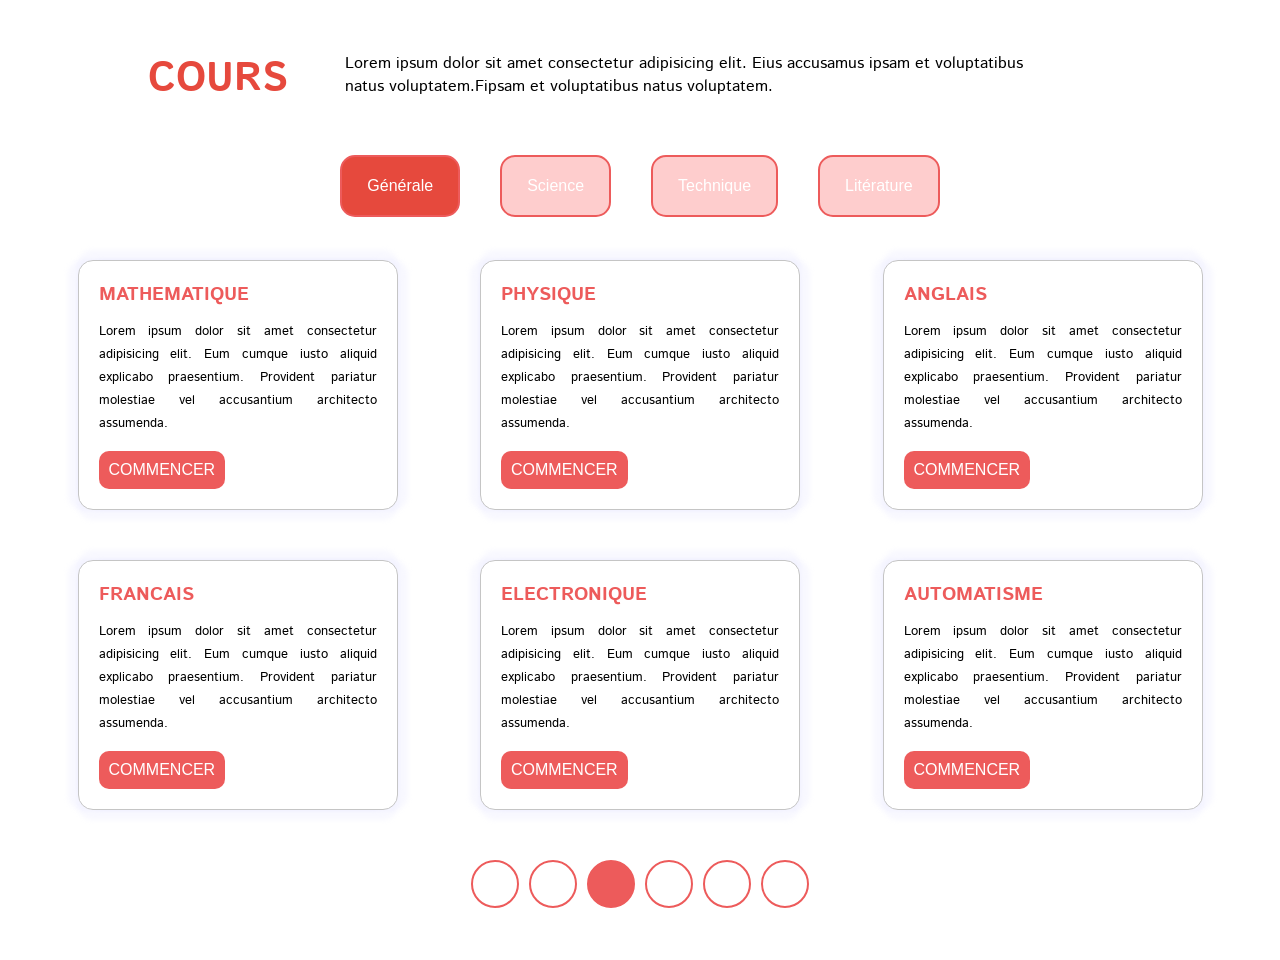
<file: index.html>
<!DOCTYPE html>
<html>

<head>
    <meta charset="UTF-8">
    <meta http-equiv="X-UA-Compatible" content="IE=edge">
    <meta name="viewport" content="width=device-width, initial-scale=1.0">
    <title>TSAKA | Test</title>
    <link rel='stylesheet' type='text/css' media='screen' href='styles.css'>


</head>

<body>

    <!-- <h1 class="courses_title">Our courses</h1> -->
    <div class="intro">
        <div class="title">
            COURS
        </div>
        <div class="comment">Lorem ipsum dolor sit amet consectetur adipisicing elit. Eius accusamus ipsam et
            voluptatibus natus voluptatem.Fipsam et voluptatibus natus voluptatem.</div>
    </div>
    <div class="course_categories">
        <button class="type_course_btn active">Générale</button>
        <button class="type_course_btn">Science</button>
        <button class="type_course_btn">Technique</button>
        <button class="type_course_btn">Litérature</button>
    </div>
    <section id="courses">
        <div class="main-courses">
            <div class="card_container">
                <div class="card">
                    <div class="service_details">
                        <h3>MATHEMATIQUE</h3>
                        <span class="text"> Lorem ipsum dolor sit amet consectetur adipisicing elit. Eum cumque
                            iusto
                            aliquid
                            explicabo praesentium. Provident pariatur molestiae vel accusantium architecto
                            assumenda.</span>

                        <button class="card_btn">COMMENCER</button>
                    </div>
                </div>
            </div>
            <div class="card_container">
                <div class="card">
                    <div class="service_details">
                        <h3>PHYSIQUE</h3>
                        <span class="text">Lorem ipsum dolor sit amet consectetur adipisicing elit. Eum cumque iusto
                            aliquid
                            explicabo praesentium. Provident pariatur molestiae vel accusantium architecto
                            assumenda.</span>

                        <button class="card_btn">COMMENCER</button>
                    </div>
                </div>
            </div>
            <div class="card_container">
                <div class="card">
                    <div class="service_details">
                        <h3>ANGLAIS</h3>
                        <span class="text">Lorem ipsum dolor sit amet consectetur adipisicing elit. Eum cumque iusto
                            aliquid
                            explicabo praesentium. Provident pariatur molestiae vel accusantium architecto
                            assumenda. </span>

                        <button class="card_btn">COMMENCER</button>
                    </div>
                </div>
            </div>
            <div class="card_container">
                <div class="card">
                    <div class="service_details">
                        <h3>FRANCAIS</h3>
                        <span class="text"> Lorem ipsum dolor sit amet consectetur adipisicing elit. Eum cumque
                            iusto
                            aliquid
                            explicabo praesentium. Provident pariatur molestiae vel accusantium architecto
                            assumenda.</span>

                        <button class="card_btn">COMMENCER</button>

                    </div>
                </div>
            </div>
            <div class="card_container">
                <div class="card">
                    <div class="service_details">
                        <h3>ELECTRONIQUE</h3>
                        <span class="text">Lorem ipsum dolor sit amet consectetur adipisicing elit. Eum cumque iusto
                            aliquid
                            explicabo praesentium. Provident pariatur molestiae vel accusantium architecto
                            assumenda. </span>
                        <button class="card_btn">COMMENCER</button>
                    </div>
                </div>
            </div>
            <div class="card_container">
                <div class="card">
                    <div class="service_details">
                        <h3>AUTOMATISME</h3>
                        <span class="text">Lorem ipsum dolor sit amet consectetur adipisicing elit. Eum cumque iusto
                            aliquid
                            explicabo praesentium. Provident pariatur molestiae vel accusantium architecto
                            assumenda.</span>

                        <button class="card_btn">COMMENCER</button>
                    </div>
                </div>
            </div>
        </div>
        <div class="cicles_container">
            <div class="circle"></div>
            <div class="circle"></div>
            <div class="circle active"></div>
            <div class="circle"></div>
            <div class="circle"></div>
            <div class="circle"></div>
        </div>
    </section>

    <script src="main.js"></script>
</body>

</html>
</file>
<file: styles.css>
@import url('https://fonts.googleapis.com/css2?family=Istok+Web:wght@50&family=Patua+One&display=swap');

* {
    margin: 0;
    padding: 0;
    box-sizing: border-box;
    scroll-behavior: smooth;
}

html {
    --slide_points_red: rgba(231, 74, 62, 0.8);
    --primary_red: #E6493D;
    --secondary_red: #ED5B5B;
    --card_shadow: rgba(222, 225, 255, 0.22);
    height: 100%;
}

body {
    min-height: 100%;
    border-top: none;
    font-family: 'Istok Web', sans-serif;
    background-color: white;
    padding: 0 25px;
}

/******************************* INTRO  **************************/
.intro {
    display: flex;
    margin: 0 auto;
    position: relative;
    margin-top: 50px;
    margin-bottom: 30px;
    width: 80%;
    /* Allow items to grow and take equal space within the container */
    min-width: 100px;
    /* Set a minimum width for each item */
}

.title {
    height: 50px;
    width: 20%;
    color: var(--primary_red);
    font-size: 40px;
    font-weight: 600;
}

.comment {
    max-width: 700px;
    text-align: left;
    padding: auto 0 auto 20px;
    width: 80%;
    margin: auto 0;
}

/******************************* TYPE OF COURSES  **************************/
.course_categories {
    display: flex;
    width: auto;
    justify-content: center;
    margin-bottom: 43px;
}

.type_course_btn {
    color: white;
    font-size: 1em;
    border: 2px solid var(--secondary_red);
    border-radius: 15px;
    box-shadow: none;
    cursor: pointer;
    margin: 0 20px;
    margin-top: 25px;
    width: auto;
    padding: 20px 25px;
    background: #FECDCD;
    transition: all 0.5s linear;
}

.type_course_btn.active {
    background: linear-gradient(0deg, #E6493D, #E6493D),
        linear-gradient(0deg, #ED5B5B, #ED5B5B);
}

/******************************* COURSES BODY SECTION  **************************/

#courses {
    margin: 30px auto;
    display: flex;
    flex-direction: column;
    width: 100%;
    height: max-content;
    justify-content: center;
    align-items: center;
}

.main-courses {
    height: auto;
    display: grid;
    width: 100%;
    grid-template-columns: repeat(3, minmax(10rem, 20rem));
    /*grid-auto-rows: minmax(100px, auto);*/
    row-gap: 50px;
    column-gap: 30px;
    justify-content: space-evenly;
}

.card_container {
    display: flex;
    transition: transform 0.5s ease-in-out;
}

.card {
    display: flex;
    justify-content: space-between;
    height: 250px;
    padding: 20px;
    background: rgba(255, 255, 255, 1);
    border: 0.5px solid rgba(197, 197, 197, 1);
    border-radius: 15px;
    /* Shadows for all four sides */
    box-shadow:
        10px 0 5px var(--card_shadow),
        /* Right shadow */
        0 10px 5px var(--card_shadow),
        /* Bottom shadow */
        -10px 0 5px var(--card_shadow),
        /* Left shadow */
        0 -10px 5px var(--card_shadow);
    /* Top shadow */
    overflow: hidden;
}

.card_container:hover {
    transform: scale(1.05, 1.05);
}

.service_details {
    position: relative;
    text-align: justify;
}

.card_btn {
    padding: 10px;
    color: white;
    width: auto;
    font-size: 1em;
    border: 0 solid var(--secondary_red);
    background: linear-gradient(0deg, #ED5B5B, #ED5B5B),
        linear-gradient(0deg, #FECDCD, #FECDCD);
    border-radius: 10px;
    position: absolute;
    bottom: 0;
    left: 0;
    box-shadow: none;
    cursor: pointer;
    transition: transform 0.5s ease-in-out;
}


.card_btn:hover {
    color: var(--secondary_red);
    background: transparent;
    border: 1px solid var(--secondary_red);
}

.cicles_container {
    margin: 0 auto;
    margin-top: 50px;
    display: flex;
    width: auto;
    height: 100px;
    justify-content: center;
}

.circle {
    width: 3em;
    height: 3em;
    margin: 0 5px;
    border: 2px solid var(--secondary_red);
    border-radius: 50%;
    cursor: pointer;
}

.circle.active {
    background-color: var(--secondary_red);
}

/********************* END courses BODY SECTION ***********************/
/***********************     MEDIA QUERIES    **************************/

@media screen and (min-width:501px) and (max-width:860px) {
    .type_course_btn {
        width: 100px;
        font-size: .8em;
        margin: 0 12px;
    }

    .main-courses {
        grid-template-columns: repeat(2, minmax(12rem, 20rem));
        row-gap: 30px;
        column-gap: 30px;
        justify-content: space-evenly;
    }

    .circle {
        width: 2em;
        height: 2em;
        margin: 0 5px;
        border: 2px solid var(--secondary_red);
        border-radius: 50%;
    }

}

@media screen and (max-width:500px) {
    .course_categories {
        flex-direction: column;
    }

    .main-courses {
        grid-template-columns: 86vw;
        /*grid-auto-rows: minmax(100px, auto);*/
        row-gap: 30px;
        justify-content: center;
        position: relative;
    }

    .service_details {
        font-size: 0.93rem;
    }

    .circle {
        width: 1em;
        height: 1em;
        margin: 0 5px;
        border: 2px solid var(--secondary_red);
        border-radius: 50%;
        transition: all 0.5s linear;
    }

    .card_container,
    .card {
        width: 100%;
        margin: 0 auto;
    }

    .card {
        height: 300px;
    }

    .card_btn {
        font-size: small;
    }

}

h3 {
    color: var(--secondary_red);
    margin-bottom: 11px;
}

.text {
    font-size: small;
    color: rgba(0, 0, 0, 1);
    background-color: none;

}

/***********************     MEDIA QUERIES FOR INTRO SECTION    **************************/
@media screen and (max-width:860px) {
    .intro {
        flex-direction: column;
        align-items: center;
        justify-content: center;
    }

    .comment,
    .title {
        width: 100%;
        margin: 0 auto;
    }

    .comment {
        margin-top: 10px;
    }
}

@media screen and (min-width:860px) and (max-width:1050px) {

    .title {
        font-size: 35px;
        width: auto;
        margin-top: 10px;
    }

    .comment {
        margin-left: 20px;
    }
}
</file>
